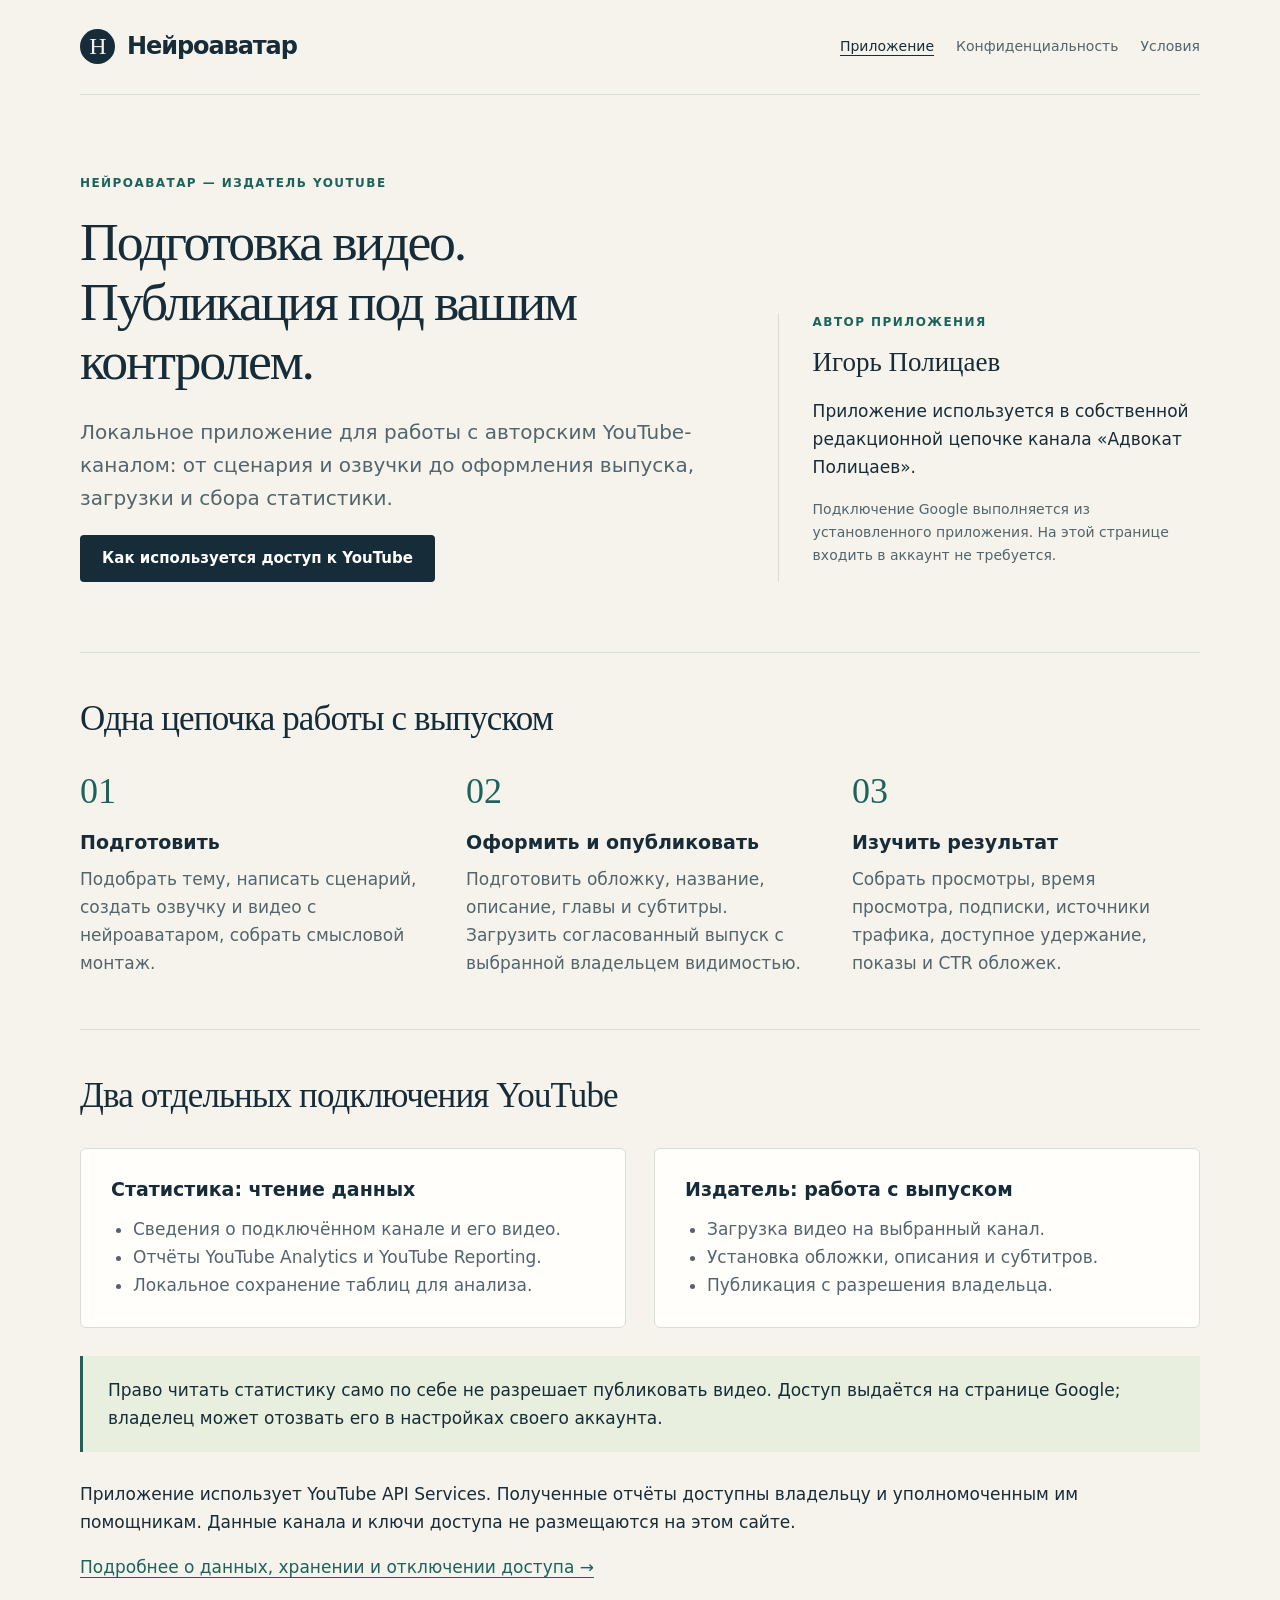
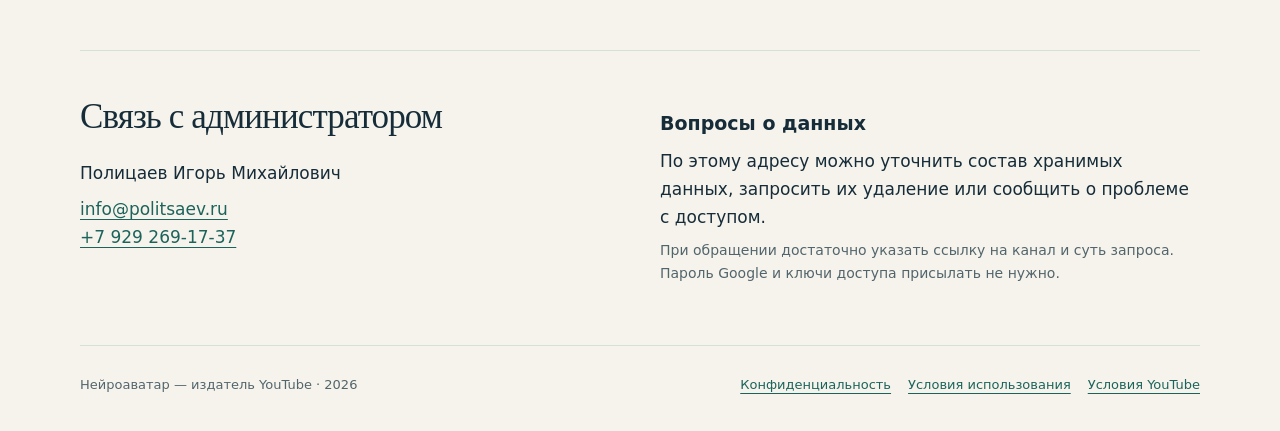
<file: index.html>
<!doctype html>
<html lang="ru"><head><meta charset="utf-8"><meta name="viewport" content="width=device-width,initial-scale=1"><meta name="description" content="Нейроаватар — издатель YouTube: подготовка видео, оформление, публикация и статистика канала по разрешению владельца."><title>Нейроаватар — издатель YouTube</title><link rel="stylesheet" href="style.css"><meta name="color-scheme" content="light"></head>
<body><a href="#main" class="skip">Перейти к содержанию</a><header><a href="index.html" class="brand"><span class="brand-mark" aria-hidden="true">Н</span>Нейроаватар</a><nav aria-label="Основная навигация"><a href="index.html" aria-current="page">Приложение</a><a href="privacy.html">Конфиденциальность</a><a href="terms.html">Условия</a></nav></header>
<main id="main"><section class="hero"><div><div class="eyebrow">Нейроаватар — издатель YouTube</div><h1>Подготовка видео.<br>Публикация под вашим контролем.</h1><p class="lead">Локальное приложение для работы с авторским YouTube-каналом: от сценария и озвучки до оформления выпуска, загрузки и сбора статистики.</p><a class="button" href="#access">Как используется доступ к YouTube</a></div><aside class="hero-aside"><div class="eyebrow">Автор приложения</div><h2>Игорь Полицаев</h2><p>Приложение используется в собственной редакционной цепочке канала «Адвокат Полицаев».</p><p class="small">Подключение Google выполняется из установленного приложения. На этой странице входить в аккаунт не требуется.</p></aside></section>
<section class="section"><h2 class="section-title">Одна цепочка работы с выпуском</h2><div class="steps"><div class="step"><span class="number">01</span><h3>Подготовить</h3><p>Подобрать тему, написать сценарий, создать озвучку и видео с нейроаватаром, собрать смысловой монтаж.</p></div><div class="step"><span class="number">02</span><h3>Оформить и опубликовать</h3><p>Подготовить обложку, название, описание, главы и субтитры. Загрузить согласованный выпуск с выбранной владельцем видимостью.</p></div><div class="step"><span class="number">03</span><h3>Изучить результат</h3><p>Собрать просмотры, время просмотра, подписки, источники трафика, доступное удержание, показы и CTR обложек.</p></div></div></section>
<section class="section" id="access"><h2 class="section-title">Два отдельных подключения YouTube</h2><div class="access"><div><h3>Статистика: чтение данных</h3><ul><li>Сведения о подключённом канале и его видео.</li><li>Отчёты YouTube Analytics и YouTube Reporting.</li><li>Локальное сохранение таблиц для анализа.</li></ul></div><div><h3>Издатель: работа с выпуском</h3><ul><li>Загрузка видео на выбранный канал.</li><li>Установка обложки, описания и субтитров.</li><li>Публикация с разрешения владельца.</li></ul></div></div><p class="note">Право читать статистику само по себе не разрешает публиковать видео. Доступ выдаётся на странице Google; владелец может отозвать его в настройках своего аккаунта.</p><p>Приложение использует YouTube API Services. Полученные отчёты доступны владельцу и уполномоченным им помощникам. Данные канала и ключи доступа не размещаются на этом сайте.</p><p><a href="privacy.html">Подробнее о данных, хранении и отключении доступа →</a></p></section>
<section class="section contact"><div><h2 class="section-title">Связь с администратором</h2><p>Полицаев Игорь Михайлович</p><p><a href="mailto:info@politsaev.ru">info@politsaev.ru</a><br><a href="tel:+79292691737">+7 929 269-17-37</a></p></div><div><h3>Вопросы о данных</h3><p>По этому адресу можно уточнить состав хранимых данных, запросить их удаление или сообщить о проблеме с доступом.</p><p class="small">При обращении достаточно указать ссылку на канал и суть запроса. Пароль Google и ключи доступа присылать не нужно.</p></div></section></main>
<footer><span>Нейроаватар — издатель YouTube · 2026</span><div><a href="privacy.html">Конфиденциальность</a><a href="terms.html">Условия использования</a><a href="https://www.youtube.com/t/terms">Условия YouTube</a></div></footer></body></html>
</file>
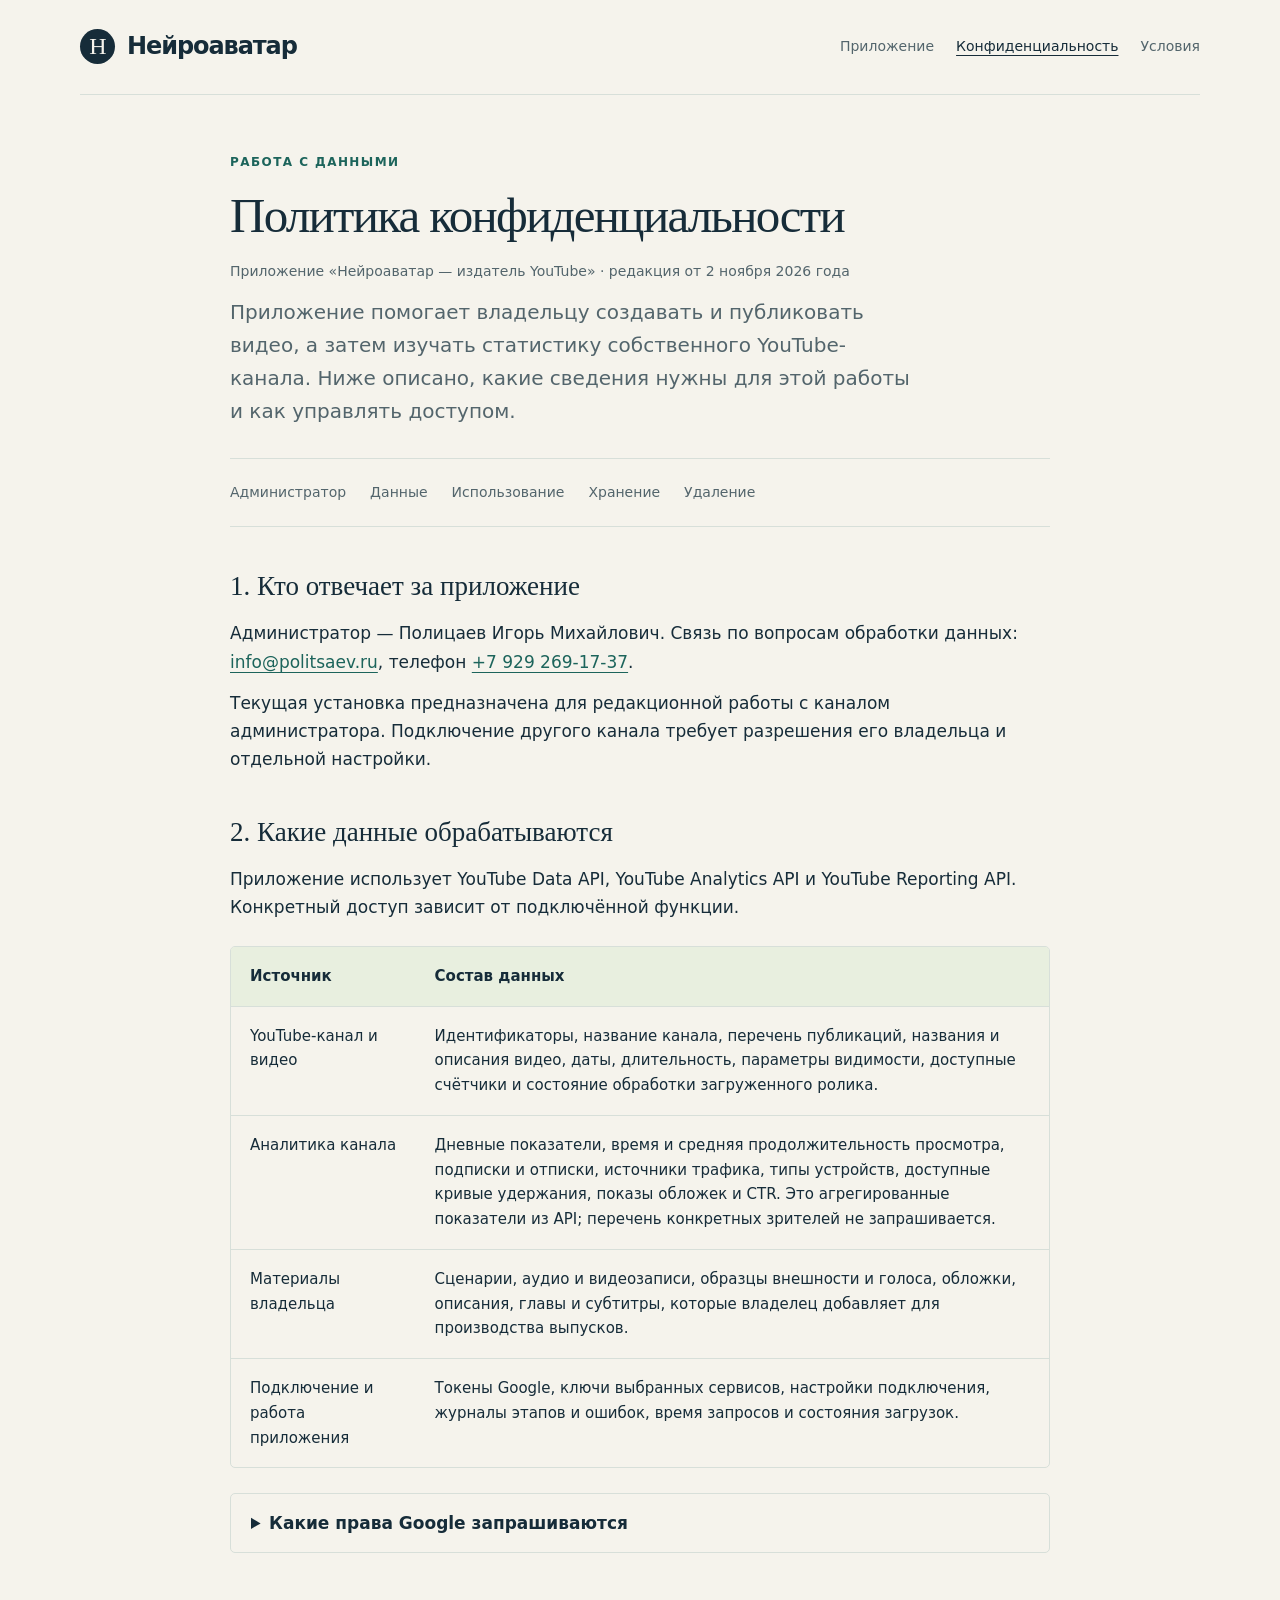
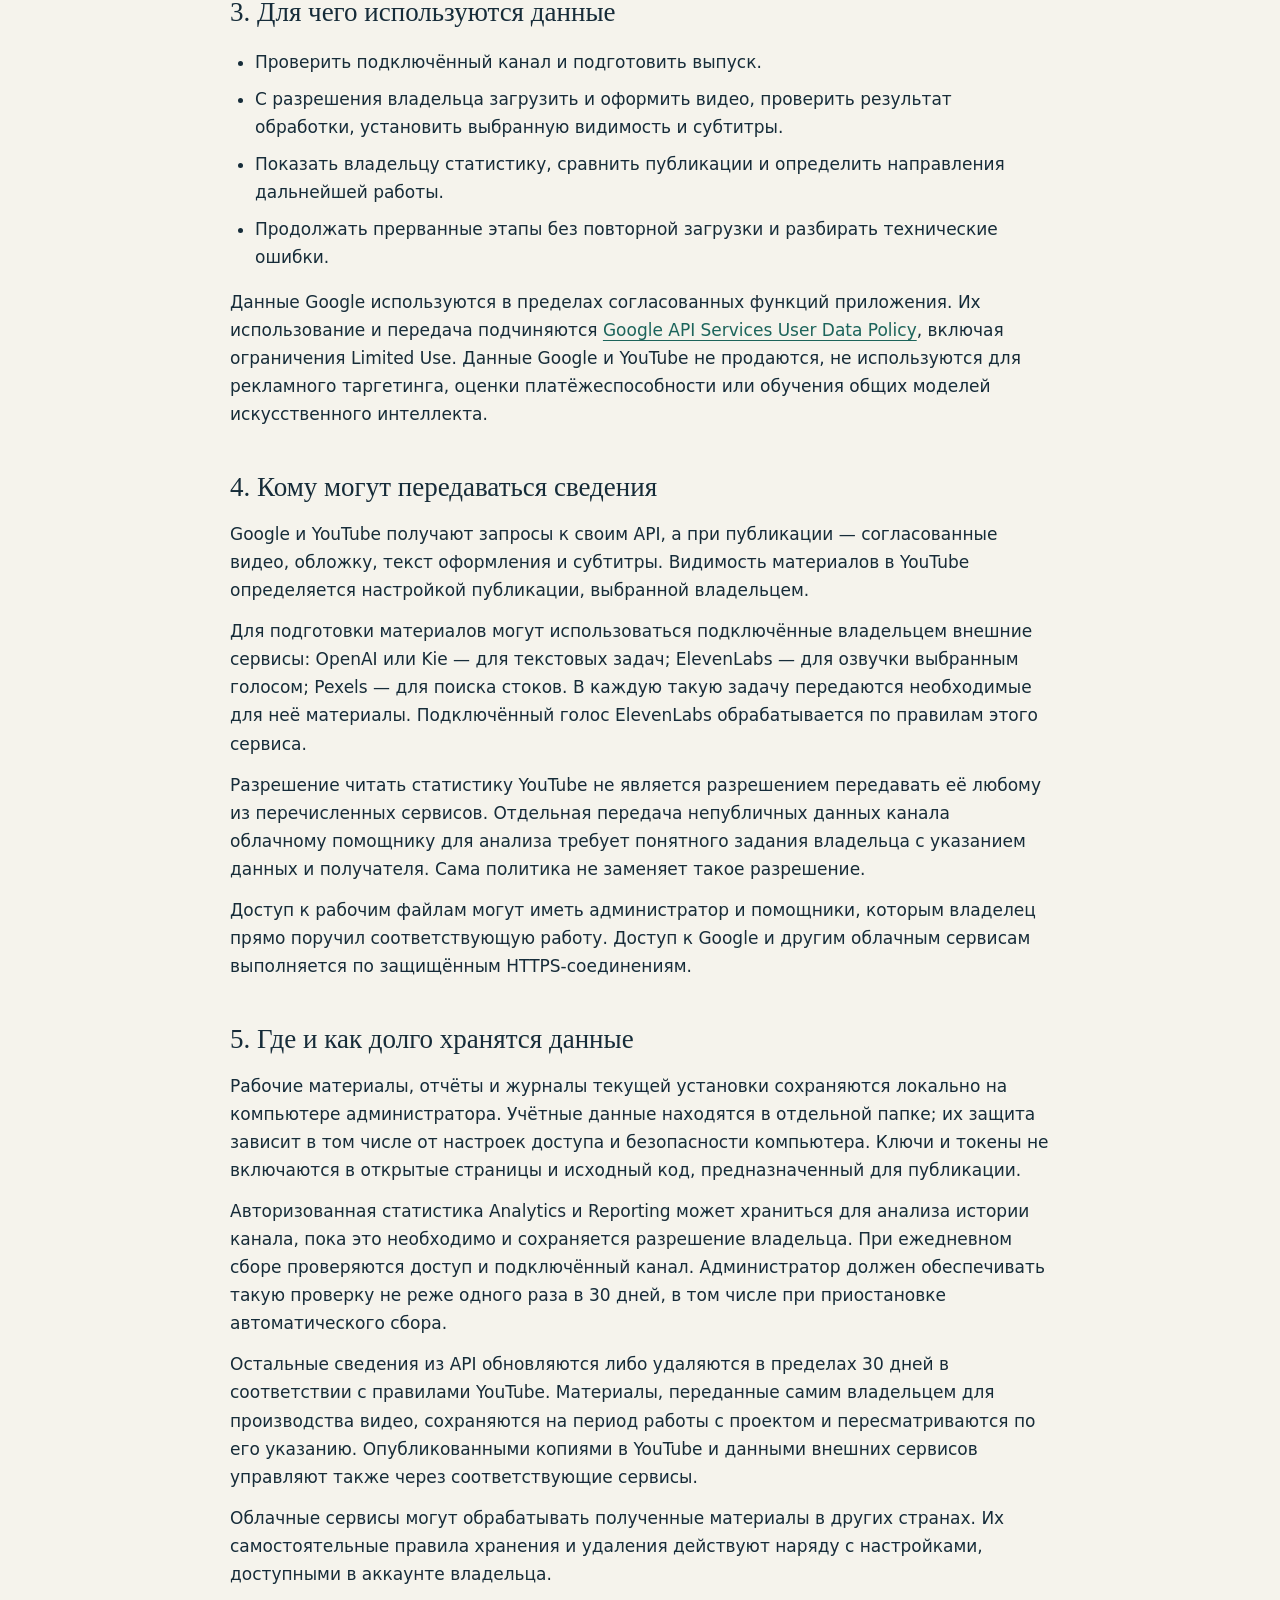
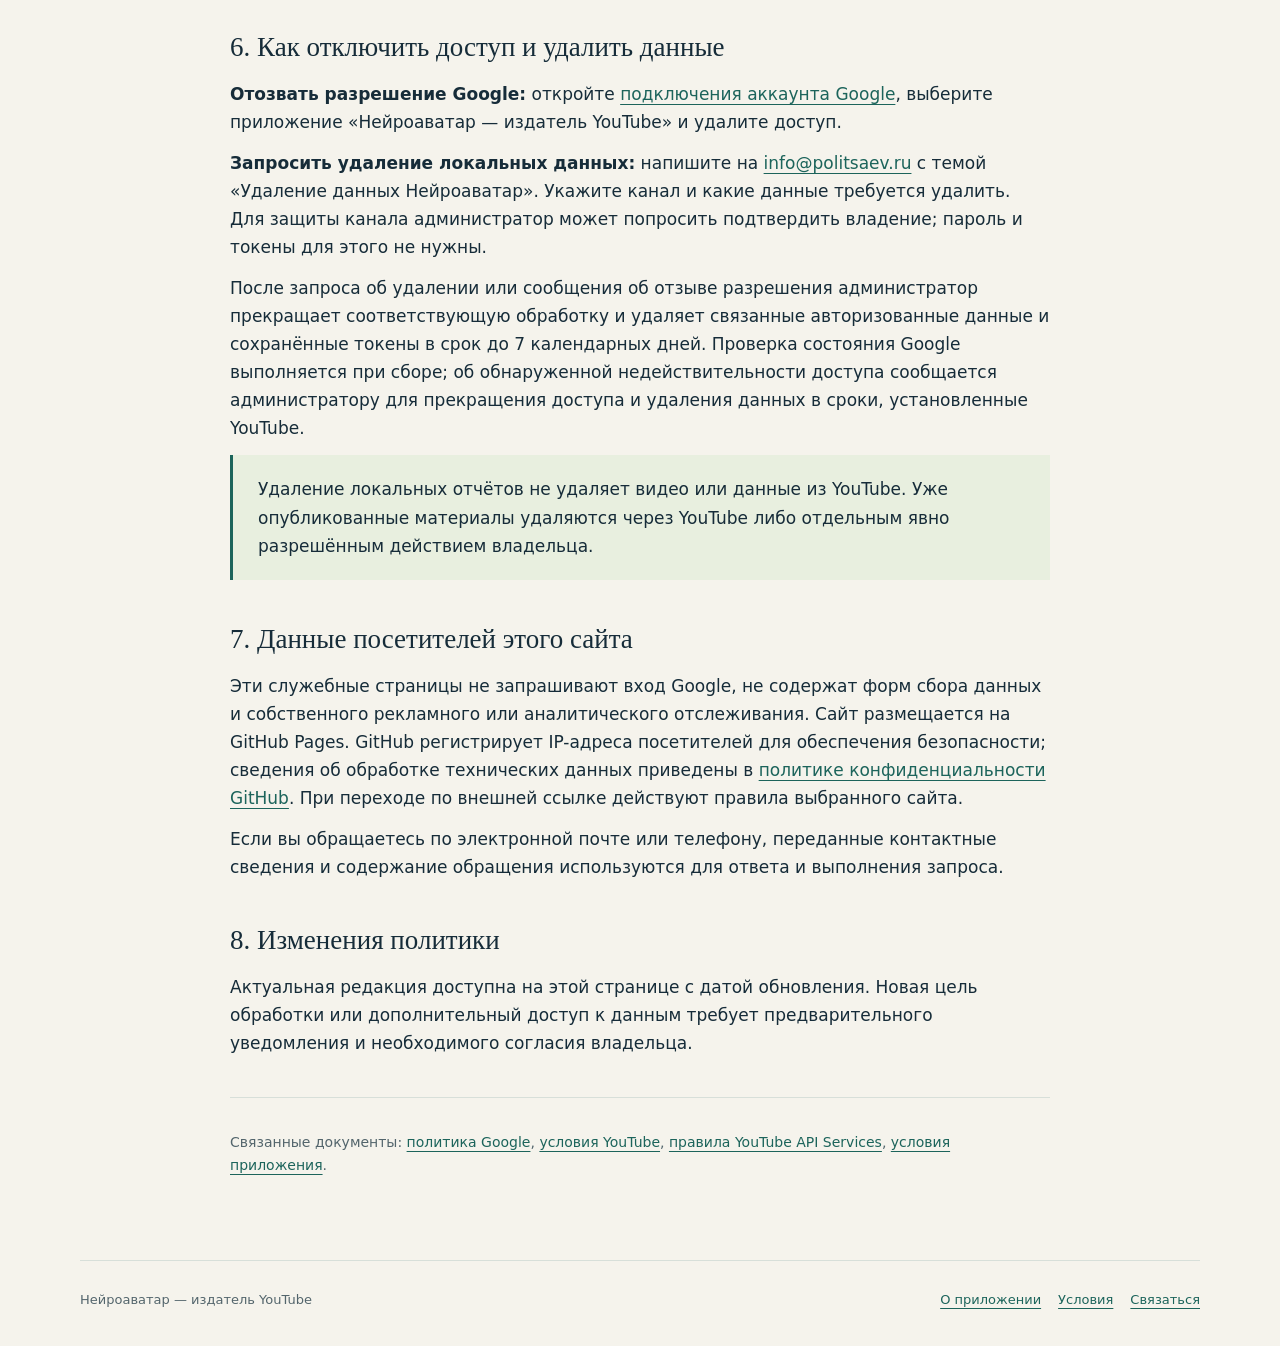
<file: privacy.html>
<!doctype html>
<html lang="ru"><head><meta charset="utf-8"><meta name="viewport" content="width=device-width,initial-scale=1"><meta name="description" content="Как приложение «Нейроаватар — издатель YouTube» получает, использует, хранит и удаляет данные."><title>Политика конфиденциальности — Нейроаватар</title><link rel="stylesheet" href="style.css"><meta name="color-scheme" content="light"></head>
<body><a href="#main" class="skip">Перейти к содержанию</a><header><a href="index.html" class="brand"><span class="brand-mark" aria-hidden="true">Н</span>Нейроаватар</a><nav aria-label="Основная навигация"><a href="index.html">Приложение</a><a href="privacy.html" aria-current="page">Конфиденциальность</a><a href="terms.html">Условия</a></nav></header>
<main class="document" id="main"><div class="eyebrow">Работа с данными</div><h1>Политика конфиденциальности</h1><p class="small">Приложение «Нейроаватар — издатель YouTube» · редакция от 2 ноября 2026 года</p><p class="lead">Приложение помогает владельцу создавать и публиковать видео, а затем изучать статистику собственного YouTube-канала. Ниже описано, какие сведения нужны для этой работы и как управлять доступом.</p>
<nav class="toc" aria-label="Разделы политики"><a href="#owner">Администратор</a><a href="#data">Данные</a><a href="#use">Использование</a><a href="#storage">Хранение</a><a href="#delete">Удаление</a></nav>
<h2 id="owner">1. Кто отвечает за приложение</h2><p>Администратор — Полицаев Игорь Михайлович. Связь по вопросам обработки данных: <a href="mailto:info@politsaev.ru">info@politsaev.ru</a>, телефон <a href="tel:+79292691737">+7 929 269-17-37</a>.</p><p>Текущая установка предназначена для редакционной работы с каналом администратора. Подключение другого канала требует разрешения его владельца и отдельной настройки.</p>
<h2 id="data">2. Какие данные обрабатываются</h2><p>Приложение использует YouTube Data API, YouTube Analytics API и YouTube Reporting API. Конкретный доступ зависит от подключённой функции.</p>
<div class="table-wrap"><table><thead><tr><th scope="col">Источник</th><th scope="col">Состав данных</th></tr></thead><tbody><tr><td>YouTube-канал и видео</td><td>Идентификаторы, название канала, перечень публикаций, названия и описания видео, даты, длительность, параметры видимости, доступные счётчики и состояние обработки загруженного ролика.</td></tr><tr><td>Аналитика канала</td><td>Дневные показатели, время и средняя продолжительность просмотра, подписки и отписки, источники трафика, типы устройств, доступные кривые удержания, показы обложек и CTR. Это агрегированные показатели из API; перечень конкретных зрителей не запрашивается.</td></tr><tr><td>Материалы владельца</td><td>Сценарии, аудио и видеозаписи, образцы внешности и голоса, обложки, описания, главы и субтитры, которые владелец добавляет для производства выпусков.</td></tr><tr><td>Подключение и работа приложения</td><td>Токены Google, ключи выбранных сервисов, настройки подключения, журналы этапов и ошибок, время запросов и состояния загрузок.</td></tr></tbody></table></div>
<details><summary>Какие права Google запрашиваются</summary><p>Подключение статистики использует <code>youtube.readonly</code> и <code>yt-analytics.readonly</code>.</p><p>Издатель отдельно использует <code>youtube.upload</code>, <code>youtube.readonly</code> и <code>youtube.force-ssl</code>. Последнее право Google объединяет с широкими возможностями изменения данных YouTube. В текущей цепочке оно используется для оформления согласованных выпусков и управления их субтитрами. Полный перечень разрешений виден перед подтверждением на странице Google.</p></details>
<h2 id="use">3. Для чего используются данные</h2><ul><li>Проверить подключённый канал и подготовить выпуск.</li><li>С разрешения владельца загрузить и оформить видео, проверить результат обработки, установить выбранную видимость и субтитры.</li><li>Показать владельцу статистику, сравнить публикации и определить направления дальнейшей работы.</li><li>Продолжать прерванные этапы без повторной загрузки и разбирать технические ошибки.</li></ul><p>Данные Google используются в пределах согласованных функций приложения. Их использование и передача подчиняются <a href="https://developers.google.com/terms/api-services-user-data-policy">Google API Services User Data Policy</a>, включая ограничения Limited Use. Данные Google и YouTube не продаются, не используются для рекламного таргетинга, оценки платёжеспособности или обучения общих моделей искусственного интеллекта.</p>
<h2>4. Кому могут передаваться сведения</h2><p>Google и YouTube получают запросы к своим API, а при публикации — согласованные видео, обложку, текст оформления и субтитры. Видимость материалов в YouTube определяется настройкой публикации, выбранной владельцем.</p><p>Для подготовки материалов могут использоваться подключённые владельцем внешние сервисы: OpenAI или Kie — для текстовых задач; ElevenLabs — для озвучки выбранным голосом; Pexels — для поиска стоков. В каждую такую задачу передаются необходимые для неё материалы. Подключённый голос ElevenLabs обрабатывается по правилам этого сервиса.</p><p>Разрешение читать статистику YouTube не является разрешением передавать её любому из перечисленных сервисов. Отдельная передача непубличных данных канала облачному помощнику для анализа требует понятного задания владельца с указанием данных и получателя. Сама политика не заменяет такое разрешение.</p><p>Доступ к рабочим файлам могут иметь администратор и помощники, которым владелец прямо поручил соответствующую работу. Доступ к Google и другим облачным сервисам выполняется по защищённым HTTPS-соединениям.</p>
<h2 id="storage">5. Где и как долго хранятся данные</h2><p>Рабочие материалы, отчёты и журналы текущей установки сохраняются локально на компьютере администратора. Учётные данные находятся в отдельной папке; их защита зависит в том числе от настроек доступа и безопасности компьютера. Ключи и токены не включаются в открытые страницы и исходный код, предназначенный для публикации.</p><p>Авторизованная статистика Analytics и Reporting может храниться для анализа истории канала, пока это необходимо и сохраняется разрешение владельца. При ежедневном сборе проверяются доступ и подключённый канал. Администратор должен обеспечивать такую проверку не реже одного раза в 30 дней, в том числе при приостановке автоматического сбора.</p><p>Остальные сведения из API обновляются либо удаляются в пределах 30 дней в соответствии с правилами YouTube. Материалы, переданные самим владельцем для производства видео, сохраняются на период работы с проектом и пересматриваются по его указанию. Опубликованными копиями в YouTube и данными внешних сервисов управляют также через соответствующие сервисы.</p><p>Облачные сервисы могут обрабатывать полученные материалы в других странах. Их самостоятельные правила хранения и удаления действуют наряду с настройками, доступными в аккаунте владельца.</p>
<h2 id="delete">6. Как отключить доступ и удалить данные</h2><p><strong>Отозвать разрешение Google:</strong> откройте <a href="https://security.google.com/settings/security/permissions">подключения аккаунта Google</a>, выберите приложение «Нейроаватар — издатель YouTube» и удалите доступ.</p><p><strong>Запросить удаление локальных данных:</strong> напишите на <a href="mailto:info@politsaev.ru?subject=Удаление%20данных%20Нейроаватар">info@politsaev.ru</a> с темой «Удаление данных Нейроаватар». Укажите канал и какие данные требуется удалить. Для защиты канала администратор может попросить подтвердить владение; пароль и токены для этого не нужны.</p><p>После запроса об удалении или сообщения об отзыве разрешения администратор прекращает соответствующую обработку и удаляет связанные авторизованные данные и сохранённые токены в срок до 7 календарных дней. Проверка состояния Google выполняется при сборе; об обнаруженной недействительности доступа сообщается администратору для прекращения доступа и удаления данных в сроки, установленные YouTube.</p><p class="note">Удаление локальных отчётов не удаляет видео или данные из YouTube. Уже опубликованные материалы удаляются через YouTube либо отдельным явно разрешённым действием владельца.</p>
<h2>7. Данные посетителей этого сайта</h2><p>Эти служебные страницы не запрашивают вход Google, не содержат форм сбора данных и собственного рекламного или аналитического отслеживания. Сайт размещается на GitHub Pages. GitHub регистрирует IP-адреса посетителей для обеспечения безопасности; сведения об обработке технических данных приведены в <a href="https://docs.github.com/en/site-policy/privacy-policies/github-general-privacy-statement">политике конфиденциальности GitHub</a>. При переходе по внешней ссылке действуют правила выбранного сайта.</p><p>Если вы обращаетесь по электронной почте или телефону, переданные контактные сведения и содержание обращения используются для ответа и выполнения запроса.</p>
<h2>8. Изменения политики</h2><p>Актуальная редакция доступна на этой странице с датой обновления. Новая цель обработки или дополнительный доступ к данным требует предварительного уведомления и необходимого согласия владельца.</p>
<div class="sources"><p>Связанные документы: <a href="https://policies.google.com/privacy">политика Google</a>, <a href="https://www.youtube.com/t/terms">условия YouTube</a>, <a href="https://developers.google.com/youtube/terms/developer-policies">правила YouTube API Services</a>, <a href="terms.html">условия приложения</a>.</p></div></main>
<footer><span>Нейроаватар — издатель YouTube</span><div><a href="index.html">О приложении</a><a href="terms.html">Условия</a><a href="mailto:info@politsaev.ru">Связаться</a></div></footer></body></html>
</file>
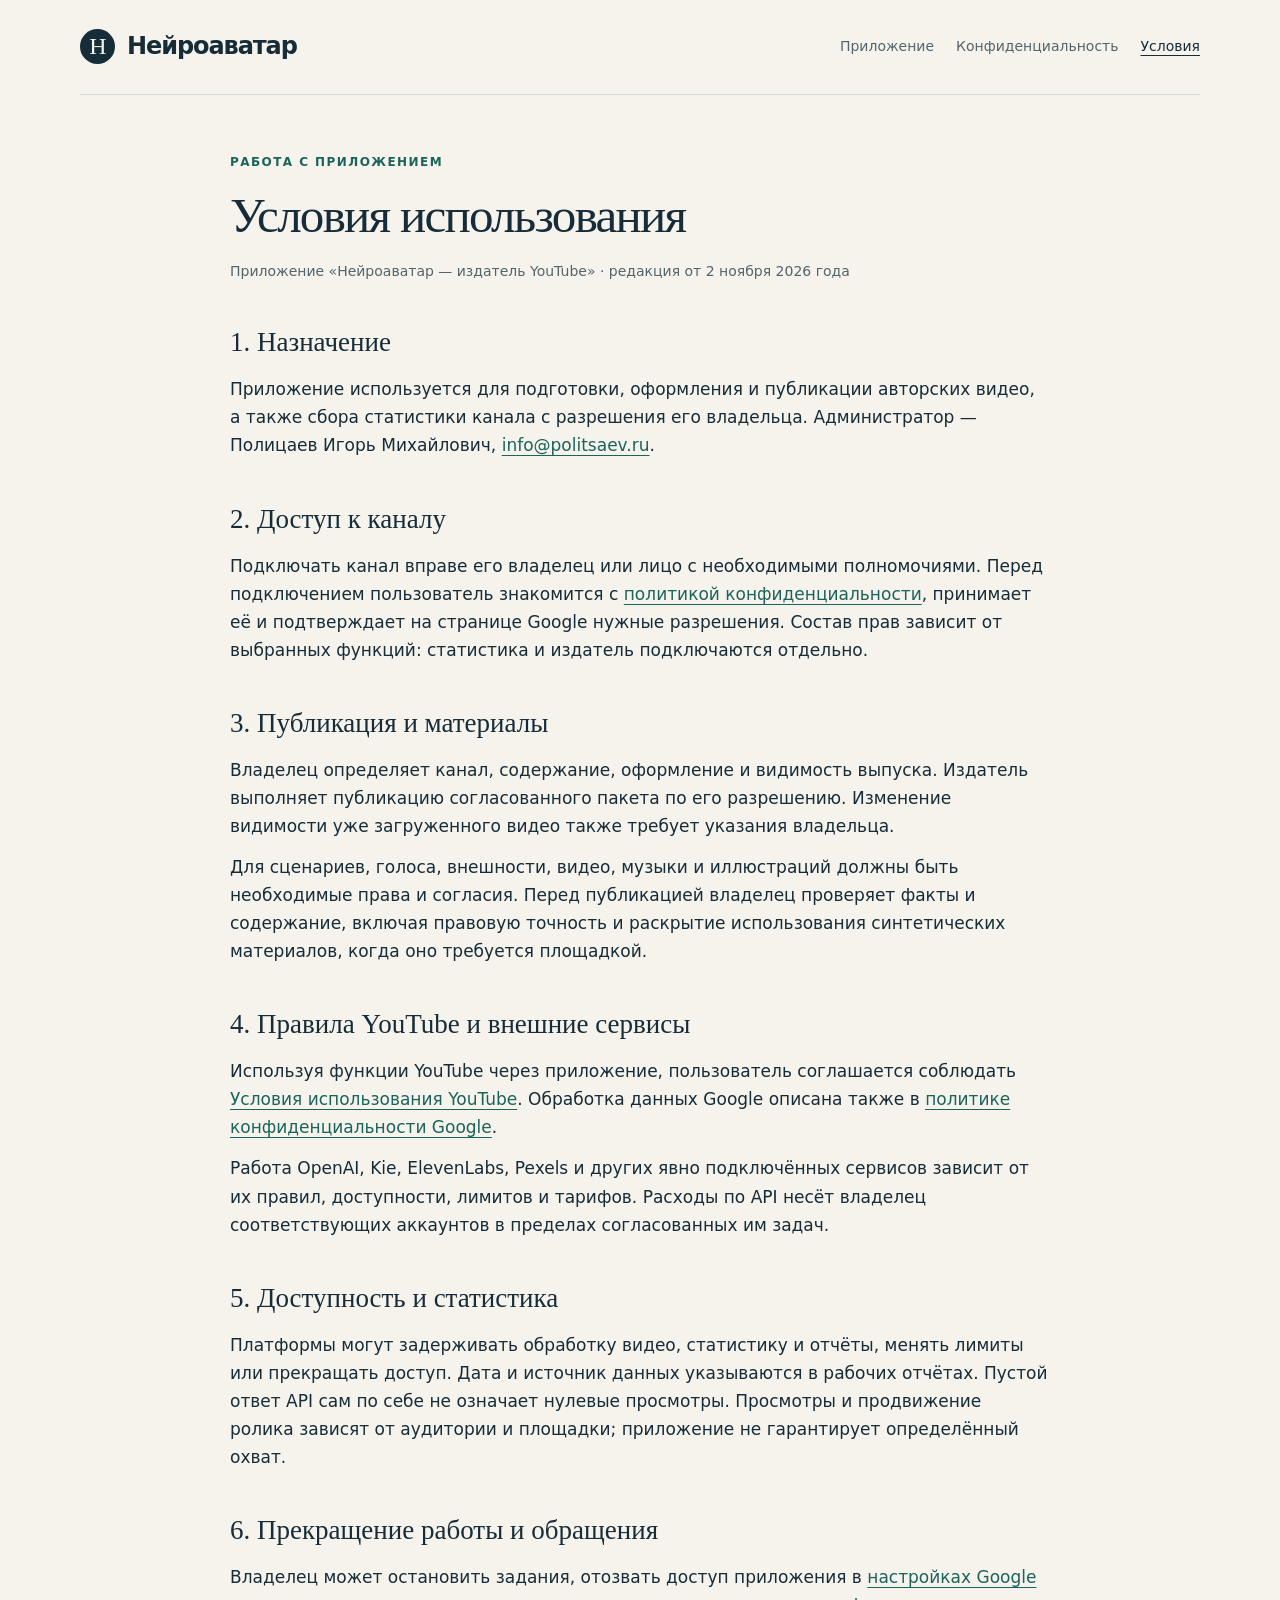
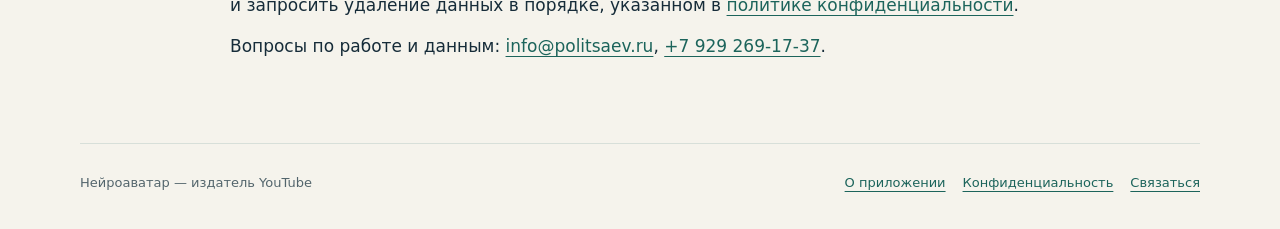
<file: terms.html>
<!doctype html>
<html lang="ru"><head><meta charset="utf-8"><meta name="viewport" content="width=device-width,initial-scale=1"><meta name="description" content="Условия работы приложения «Нейроаватар — издатель YouTube» и контроль публикации владельцем канала."><title>Условия использования — Нейроаватар</title><link rel="stylesheet" href="style.css"><meta name="color-scheme" content="light"></head>
<body><a href="#main" class="skip">Перейти к содержанию</a><header><a href="index.html" class="brand"><span class="brand-mark" aria-hidden="true">Н</span>Нейроаватар</a><nav aria-label="Основная навигация"><a href="index.html">Приложение</a><a href="privacy.html">Конфиденциальность</a><a href="terms.html" aria-current="page">Условия</a></nav></header><main class="document" id="main"><div class="eyebrow">Работа с приложением</div><h1>Условия использования</h1><p class="small">Приложение «Нейроаватар — издатель YouTube» · редакция от 2 ноября 2026 года</p>
<h2>1. Назначение</h2><p>Приложение используется для подготовки, оформления и публикации авторских видео, а также сбора статистики канала с разрешения его владельца. Администратор — Полицаев Игорь Михайлович, <a href="mailto:info@politsaev.ru">info@politsaev.ru</a>.</p><h2>2. Доступ к каналу</h2><p>Подключать канал вправе его владелец или лицо с необходимыми полномочиями. Перед подключением пользователь знакомится с <a href="privacy.html">политикой конфиденциальности</a>, принимает её и подтверждает на странице Google нужные разрешения. Состав прав зависит от выбранных функций: статистика и издатель подключаются отдельно.</p><h2>3. Публикация и материалы</h2><p>Владелец определяет канал, содержание, оформление и видимость выпуска. Издатель выполняет публикацию согласованного пакета по его разрешению. Изменение видимости уже загруженного видео также требует указания владельца.</p><p>Для сценариев, голоса, внешности, видео, музыки и иллюстраций должны быть необходимые права и согласия. Перед публикацией владелец проверяет факты и содержание, включая правовую точность и раскрытие использования синтетических материалов, когда оно требуется площадкой.</p><h2>4. Правила YouTube и внешние сервисы</h2><p>Используя функции YouTube через приложение, пользователь соглашается соблюдать <a href="https://www.youtube.com/t/terms">Условия использования YouTube</a>. Обработка данных Google описана также в <a href="https://policies.google.com/privacy">политике конфиденциальности Google</a>.</p><p>Работа OpenAI, Kie, ElevenLabs, Pexels и других явно подключённых сервисов зависит от их правил, доступности, лимитов и тарифов. Расходы по API несёт владелец соответствующих аккаунтов в пределах согласованных им задач.</p><h2>5. Доступность и статистика</h2><p>Платформы могут задерживать обработку видео, статистику и отчёты, менять лимиты или прекращать доступ. Дата и источник данных указываются в рабочих отчётах. Пустой ответ API сам по себе не означает нулевые просмотры. Просмотры и продвижение ролика зависят от аудитории и площадки; приложение не гарантирует определённый охват.</p><h2>6. Прекращение работы и обращения</h2><p>Владелец может остановить задания, отозвать доступ приложения в <a href="https://security.google.com/settings/security/permissions">настройках Google</a> и запросить удаление данных в порядке, указанном в <a href="privacy.html#delete">политике конфиденциальности</a>.</p><p>Вопросы по работе и данным: <a href="mailto:info@politsaev.ru">info@politsaev.ru</a>, <a href="tel:+79292691737">+7 929 269-17-37</a>.</p></main><footer><span>Нейроаватар — издатель YouTube</span><div><a href="index.html">О приложении</a><a href="privacy.html">Конфиденциальность</a><a href="mailto:info@politsaev.ru">Связаться</a></div></footer></body></html>
</file>
<file: style.css>
:root{--paper:#f5f3ec;--white:#fffefa;--ink:#162c39;--muted:#53656c;--line:#d7dfd9;--accent:#1c645b;--pale:#e8efdf;--serif:Georgia,'Times New Roman',serif}*{box-sizing:border-box}html{scroll-behavior:smooth}body{margin:0;background:var(--paper);color:var(--ink);font:17px/1.65 system-ui,-apple-system,'Segoe UI',sans-serif}a{color:var(--accent);text-underline-offset:4px}a:hover{text-decoration-thickness:2px}a:focus-visible,summary:focus-visible{outline:3px solid #b9872c;outline-offset:5px}header,main,footer{width:min(1120px,calc(100% - 64px));margin:auto}header{display:flex;align-items:center;justify-content:space-between;gap:30px;padding:27px 0;border-bottom:1px solid var(--line)}.brand{font-weight:760;letter-spacing:-.045em;font-size:24px;color:var(--ink);text-decoration:none;display:flex;align-items:center;gap:12px}.brand-mark{background:var(--ink);color:var(--paper);border-radius:50%;width:35px;height:35px;font:24px/35px var(--serif);text-align:center}nav{display:flex;flex-wrap:wrap;gap:22px;font-size:14px}nav a{color:var(--muted);text-decoration:none}nav a[aria-current=page]{color:var(--ink);text-decoration:underline}.eyebrow{font-size:12px;letter-spacing:.12em;text-transform:uppercase;font-weight:720;color:var(--accent)}.hero{display:grid;grid-template-columns:1.5fr 1fr;gap:64px;padding:79px 0 70px}.hero h1{font:clamp(39px,4.2vw,58px)/1.1 var(--serif);letter-spacing:-.04em;max-width:720px;margin:20px 0 25px}.lead{font-size:20px;line-height:1.65;color:var(--muted);max-width:690px}.small{font-size:14px;color:var(--muted)}.hero-aside{border-left:1px solid var(--line);padding-left:34px;align-self:end}.hero-aside h2{font:27px/1.3 var(--serif);margin:12px 0}.button{display:inline-block;background:var(--ink);color:white;padding:11px 22px;border-radius:4px;text-decoration:none;font-size:15px;font-weight:600}.section{padding:44px 0 52px;border-top:1px solid var(--line)}.section-title{font:35px/1.25 var(--serif);margin:0 0 30px;letter-spacing:-.025em}.steps{display:grid;grid-template-columns:repeat(3,1fr);gap:38px}.step .number{font:36px/1.2 var(--serif);color:var(--accent)}h3{font-size:19px;line-height:1.35;margin:16px 0 10px}.steps p{color:var(--muted);margin:0}.access{display:grid;grid-template-columns:1fr 1fr;gap:28px}.access>div{padding:28px 30px;background:var(--white);border:1px solid var(--line);border-radius:6px}.access h3{margin:0 0 12px}.access ul{padding-left:22px;margin:0;color:var(--muted)}.note{border-left:3px solid var(--accent);background:var(--pale);padding:20px 25px;margin:28px 0}.contact{display:grid;grid-template-columns:1fr 1fr;gap:40px}.contact h2{margin:0 0 20px}.contact p{margin:8px 0}.document{max-width:820px;padding:58px 0 70px}.document h1{font:clamp(35px,4vw,49px)/1.18 var(--serif);letter-spacing:-.035em;margin:15px 0}.document h2{font:27px/1.3 var(--serif);margin:42px 0 15px;scroll-margin-top:20px}.document p{margin:13px 0}.document li{margin:9px 0}.document ul,.document ol{padding-left:25px}.toc{display:flex;gap:12px 24px;flex-wrap:wrap;padding:22px 0;border-top:1px solid var(--line);border-bottom:1px solid var(--line);margin:30px 0;font-size:14px}.table-wrap{overflow:auto;border:1px solid var(--line);border-radius:5px;margin:25px 0}table{border-collapse:collapse;width:100%;font-size:15px;min-width:500px}th,td{text-align:left;vertical-align:top;padding:17px 19px;border-bottom:1px solid var(--line)}th{background:var(--pale)}tr:last-child td{border-bottom:0}code{font-size:13px;overflow-wrap:anywhere}details{border:1px solid var(--line);padding:15px 20px;border-radius:5px;margin:20px 0}summary{cursor:pointer;font-weight:600}.sources{font-size:14px;border-top:1px solid var(--line);padding-top:20px;margin-top:40px;color:var(--muted)}footer{padding:28px 0 35px;border-top:1px solid var(--line);display:flex;justify-content:space-between;gap:22px;align-items:start;font-size:13px;color:var(--muted)}footer div:last-child{display:flex;flex-wrap:wrap;gap:17px}.skip{position:absolute;top:-80px;left:15px;padding:8px;background:white}.skip:focus{top:8px}@media(max-width:800px){header,main,footer{width:calc(100% - 36px)}header{align-items:start;flex-direction:column;gap:15px}.hero{grid-template-columns:1fr;gap:28px;padding:45px 0}.hero-aside{border-left:0;border-top:1px solid var(--line);padding:24px 0 0}.steps{grid-template-columns:1fr;gap:30px}.step{display:grid;grid-template-columns:44px 1fr;gap:4px 15px}.step h3{margin:4px 0 7px}.step p{grid-column:2}.access,.contact{grid-template-columns:1fr}.document{padding-top:35px}.section{padding:35px 0}footer{flex-direction:column}.lead{font-size:18px}}@media(prefers-reduced-motion:reduce){html{scroll-behavior:auto}}@media print{header,footer,.toc,.skip,.button{display:none}body{background:white;color:black;font-size:11pt}main{width:100%}.document{max-width:none;padding:0}.document h1{font-size:25pt}.document h2{font-size:16pt;break-after:avoid}.note{border:1px solid #aaa;background:transparent}a{color:black}p,li{orphans:3;widows:3}}
</file>
